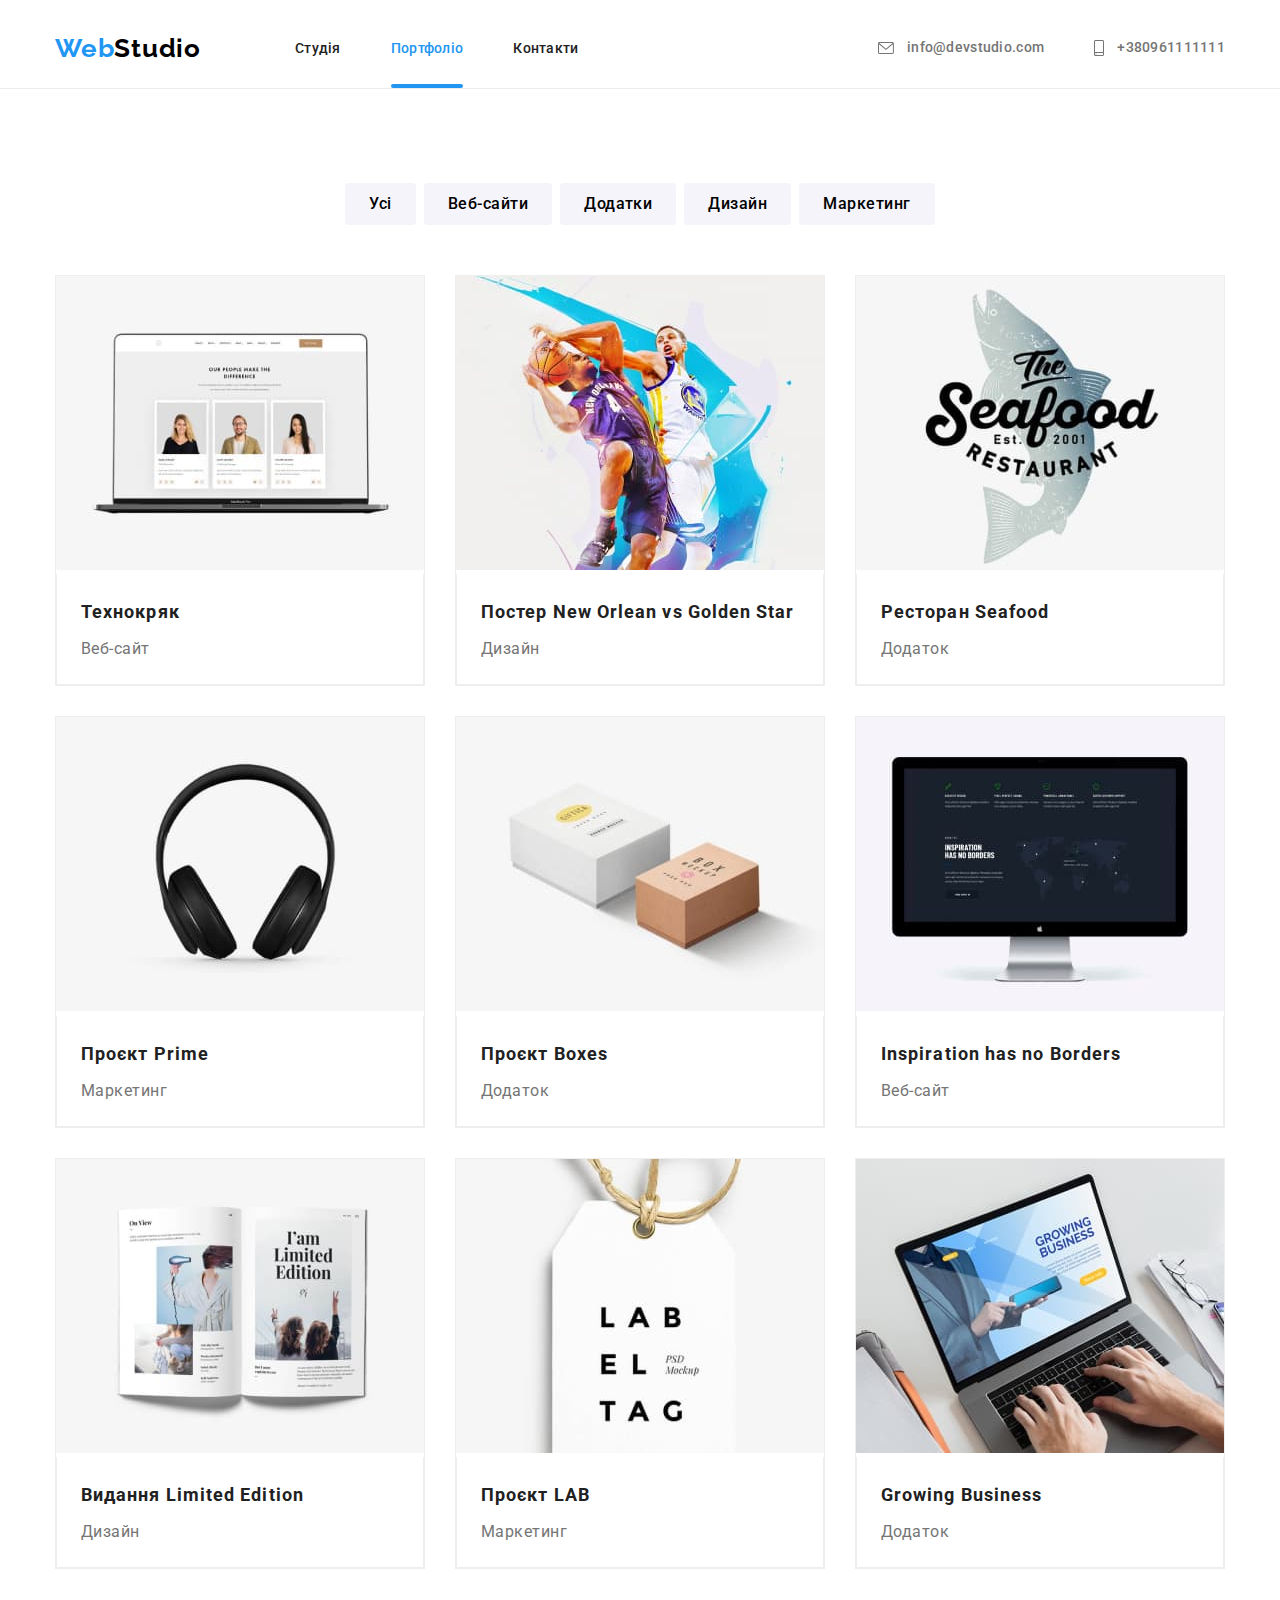
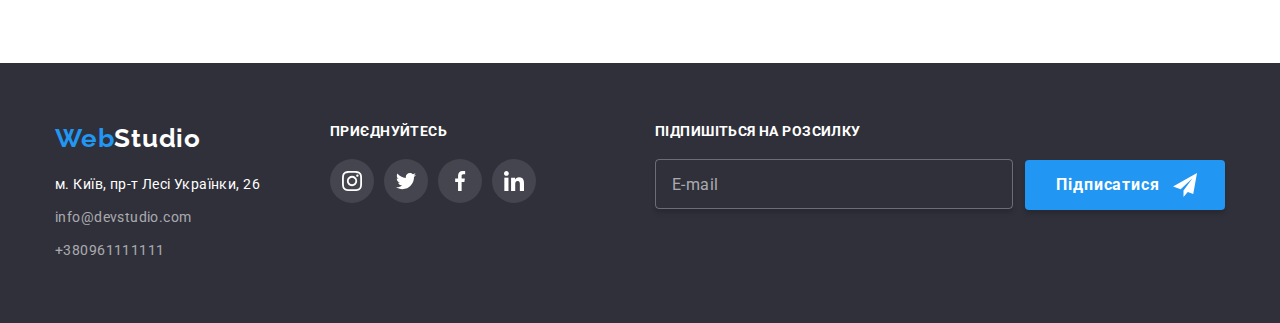
<file: portfolio.html>
<!DOCTYPE html>
<html lang="uk">
  <head>
    <meta charset="UTF-8" />
    <meta name="viewport" content="width=device-width, initial-scale=1.0" />
    <title>Portfolio</title>
    <link rel="preconnect" href="https://fonts.googleapis.com" />
    <link rel="preconnect" href="https://fonts.gstatic.com" crossorigin />
    <link
      href="https://fonts.googleapis.com/css2?family=Raleway:wght@700&family=Roboto:wght@400;500;700;900&display=swap"
      rel="stylesheet"
    />
    <link
      rel="stylesheet"
      href="https://cdnjs.cloudflare.com/ajax/libs/modern-normalize/2.0.0/modern-normalize.min.css"
    />

    <link rel="stylesheet" href="./css/main.min.css" />
  </head>
  <body>
    <header class="header">
      <div class="container header__main-contacts">
        <nav class="header__main-nav">
          <a href="./index.html" class="header__logo"
            >Web<span class="logo-studio">Studio</span></a
          >

          <ul class="header__site-nav">
            <li class="site-nav-item">
              <a href="./index.html" class="site-nav-link link-studio"
                >Студія</a
              >
            </li>

            <li class="site-nav-item">
              <a
                href="./portfolio.html"
                class="site-nav-link current link-portfolio"
                >Портфоліо</a
              >
            </li>
            <li class="site-nav-item">
              <a href="" class="site-nav-link">Контакти</a>
            </li>
          </ul>
        </nav>
        <!-- Contacts -->

        <ul class="header__contacts">
          <li class="contacts-item">
            <a href="mailto:info@devstudio.com" class="contacts-mail">
              <svg class="contacts-icon-envelope" width="16" height="12">
                <use href="./images/sprite.svg#icon-envelope"></use>
              </svg>
              info@devstudio.com
            </a>
          </li>
          <li class="contacts-item">
            <a href="tel:+380961111111" class="contacts-telephone-number">
              <svg class="contacts-icon-smartphone" width="10" height="16">
                <use href="./images/sprite.svg#icon-smartphone"></use>
              </svg>
              +380961111111
            </a>
          </li>
        </ul>
      </div>
    </header>

    <!-- main -->
    <main>
      <!-- Filter -->
      <section class="main-section">
        <div class="container">
          <ul class="filter">
            <li class="li-item">
              <button type="button" name="button2" class="button-item everyone">
                Усі
              </button>
            </li>
            <li class="li-item">
              <button type="button" name="button3" class="button-item web">
                Веб-сайти
              </button>
            </li>
            <li class="li-item">
              <button type="button" name="button4" class="button-item add">
                Додатки
              </button>
            </li>
            <li class="li-item">
              <button type="button" name="button5" class="button-item design">
                Дизайн
              </button>
            </li>
            <li class="li-item">
              <button
                type="button"
                name="button6"
                class="button-item marketing"
              >
                Маркетинг
              </button>
            </li>
          </ul>

          <!-- Portfolio -->

          <ul class="portfolio">
            <li class="li-portfolio">
              <a href="" class="img-item-portfolio">
                <div class="div-absolute">
                  <img
                    src="./images/photo9.jpg"
                    alt="photo технокряк"
                    width="370"
                  />

                  <div class="div-p">
                    <p class="p-item">
                      Ресурс пропонує комплексні пропозиції з різним рівнем
                      функціоналу та сервісів. Все це дозволить відвідувачу
                      отримати вичерпні відомості про компанію чи приватну
                      особу.
                    </p>
                  </div>
                </div>
                <div class="title-text">
                  <h2 class="title">Технокряк</h2>
                  <p class="text">Веб-сайт</p>
                </div>
              </a>
            </li>
            <li class="li-portfolio">
              <a href="" class="img-item-portfolio">
                <div class="div-absolute">
                  <img
                    src="./images/photo10.jpg"
                    alt="photo постер"
                    width="370"
                  />
                  <div class="div-p">
                    <p class="p-item">
                      Ресурс пропонує комплексні пропозиції з різним рівнем
                      функціоналу та сервісів. Все це дозволить відвідувачу
                      отримати вичерпні відомості про компанію чи приватну
                      особу.
                    </p>
                  </div>
                </div>
                <div class="title-text">
                  <h2 class="title">Постер New Orlean vs Golden Star</h2>
                  <p class="text">Дизайн</p>
                </div>
              </a>
            </li>
            <li class="li-portfolio">
              <a href="" class="img-item-portfolio">
                <div class="div-absolute">
                  <img
                    src="./images/photo11.jpg"
                    alt="photo ресторан"
                    width="370"
                  />
                  <div class="div-p">
                    <p class="p-item">
                      Ресурс пропонує комплексні пропозиції з різним рівнем
                      функціоналу та сервісів. Все це дозволить відвідувачу
                      отримати вичерпні відомості про компанію чи приватну
                      особу.
                    </p>
                  </div>
                </div>
                <div class="title-text">
                  <h2 class="title">Ресторан Seafood</h2>
                  <p class="text">Додаток</p>
                </div>
              </a>
            </li>
            <li class="li-portfolio">
              <a href="" class="img-item-portfolio">
                <div class="div-absolute">
                  <img
                    src="./images/photo12.jpg"
                    alt="photo проєкт Prime"
                    width="370"
                  />
                  <div class="div-p">
                    <p class="p-item">
                      Ресурс пропонує комплексні пропозиції з різним рівнем
                      функціоналу та сервісів. Все це дозволить відвідувачу
                      отримати вичерпні відомості про компанію чи приватну
                      особу.
                    </p>
                  </div>
                </div>
                <div class="title-text">
                  <h2 class="title">Проєкт Prime</h2>
                  <p class="text">Маркетинг</p>
                </div>
              </a>
            </li>
            <li class="li-portfolio">
              <a href="" class="img-item-portfolio">
                <div class="div-absolute">
                  <img
                    src="./images/photo13.jpg"
                    alt="photo Проєкт Boxes"
                    width="370"
                  />
                  <div class="div-p">
                    <p class="p-item">
                      Ресурс пропонує комплексні пропозиції з різним рівнем
                      функціоналу та сервісів. Все це дозволить відвідувачу
                      отримати вичерпні відомості про компанію чи приватну
                      особу.
                    </p>
                  </div>
                </div>
                <div class="title-text">
                  <h2 class="title">Проєкт Boxes</h2>
                  <p class="text">Додаток</p>
                </div>
              </a>
            </li>
            <li class="li-portfolio">
              <a href="" class="img-item-portfolio">
                <div class="div-absolute">
                  <img
                    src="./images/photo14.jpg"
                    alt="photo Inspiration has no Borders"
                    width="370"
                  />
                  <div class="div-p">
                    <p class="p-item">
                      Ресурс пропонує комплексні пропозиції з різним рівнем
                      функціоналу та сервісів. Все це дозволить відвідувачу
                      отримати вичерпні відомості про компанію чи приватну
                      особу.
                    </p>
                  </div>
                </div>
                <div class="title-text">
                  <h2 class="title">Inspiration has no Borders</h2>
                  <p class="text">Веб-сайт</p>
                </div>
              </a>
            </li>
            <li class="li-portfolio">
              <a href="" class="img-item-portfolio">
                <div class="div-absolute">
                  <img
                    src="./images/photo15.jpg"
                    alt="photo Видання Limited Edition"
                    width="370"
                  />
                  <div class="div-p">
                    <p class="p-item">
                      Ресурс пропонує комплексні пропозиції з різним рівнем
                      функціоналу та сервісів. Все це дозволить відвідувачу
                      отримати вичерпні відомості про компанію чи приватну
                      особу.
                    </p>
                  </div>
                </div>
                <div class="title-text">
                  <h2 class="title">Видання Limited Edition</h2>
                  <p class="text">Дизайн</p>
                </div>
              </a>
            </li>
            <li class="li-portfolio">
              <a href="" class="img-item-portfolio">
                <div class="div-absolute">
                  <img
                    src="./images/photo16.jpg"
                    alt="photo Проєкт LAB"
                    width="370"
                  />
                  <div class="div-p">
                    <p class="p-item">
                      Ресурс пропонує комплексні пропозиції з різним рівнем
                      функціоналу та сервісів. Все це дозволить відвідувачу
                      отримати вичерпні відомості про компанію чи приватну
                      особу.
                    </p>
                  </div>
                </div>
                <div class="title-text">
                  <h2 class="title">Проєкт LAB</h2>
                  <p class="text">Маркетинг</p>
                </div>
              </a>
            </li>
            <li class="li-portfolio">
              <a href="" class="img-item-portfolio">
                <div class="div-absolute">
                  <img
                    src="./images/photo17.jpg"
                    alt="photo Growing Business"
                    width="370"
                  />
                  <div class="div-p">
                    <p class="p-item">
                      Ресурс пропонує комплексні пропозиції з різним рівнем
                      функціоналу та сервісів. Все це дозволить відвідувачу
                      отримати вичерпні відомості про компанію чи приватну
                      особу.
                    </p>
                  </div>
                </div>
                <div class="title-text">
                  <h2 class="title">Growing Business</h2>
                  <p class="text">Додаток</p>
                </div>
              </a>
            </li>
          </ul>
        </div>
      </section>
    </main>

    <!-- footer -->
    <footer class="footer">
      <div class="container foter-container">
        <div>
          <a href="./index.html" class="logo-header-index"
            ><span class="web">Web</span><span class="studio">Studio</span></a
          >
          <address class="foter__address">
            <p class="address-text">м. Київ, пр-т Лесі Українки, 26</p>
            <a href="mailto:info@devstudio.com" class="address-mail"
              >info@devstudio.com</a
            >
            <a href="tel:+380961111111" class="address-tel">+380961111111</a>
          </address>
        </div>
        <div class="div__social-networks">
          <h3 class="social__networks">приєднуйтесь</h3>
          <ul class="sociale__list-foter">
            <li class="social__list-item-foter">
              <a href="" class="social__list-link-foter"
                ><svg class="svg__foter" width="20" height="20">
                  <use href="./images/sprite.svg#icon-instagram"></use></svg
              ></a>
            </li>
            <li class="social__list-item-foter">
              <a href="" class="social__list-link-foter"
                ><svg class="svg__foter" width="20" height="20">
                  <use href="./images/sprite.svg#icon-twitter"></use></svg
              ></a>
            </li>
            <li class="social__list-item-foter">
              <a href="" class="social__list-link-foter"
                ><svg class="svg__foter" width="20" height="20">
                  <use href="./images/sprite.svg#icon-facebook"></use></svg
              ></a>
            </li>
            <li class="social__list-item-foter">
              <a href="" class="social__list-link-foter"
                ><svg class="svg__foter" width="20" height="20">
                  <use href="./images/sprite.svg#icon-linkedin"></use></svg
              ></a>
            </li>
          </ul>
        </div>

        <form class="form__foter">
          <h3 class="form__foter-text">Підпишіться на розсилку</h3>

          <div class="form__group-foter">
            <input type="email" id="mail" name="mail" placeholder="E-mail" />
            <button type="submit" class="btn__foter">
              Підписатися
              <svg class="svg__btn" width="24" height="24">
                <use href="./images/sprite.svg#icon-icon-send"></use>
              </svg>
            </button>
          </div>
        </form>
      </div>
    </footer>
  </body>
</html>
</file>
<file: css/main.min.css>
:root{--color-blue: #2196f3;--color-dark: #000;--coor-white: #fff;--color-white-e: #eee;--color-gray: rgba(255, 255, 255, 0.6);--color-white-dark: #212121;--color-gray-dark: #757575;--color-dark-blue: #2f303a;--bagroung-color-white: #f5f4fa;--border-bottom-color: #ececec;--color-svg-gray: #afb1b8}body{font-family:"Roboto",Roboto sans-serif}ul{list-style:none}a{text-decoration:none}.container{width:1200px;padding-left:15px;padding-right:15px;margin-left:auto;margin-right:auto}@media screen and (min-width: 320px){.container{width:320px}}@media screen and (min-width: 480px){.container{width:480px}}@media screen and (min-width: 768px){.container{width:768px}}@media screen and (min-width: 1200px){.container{width:1200px}}.header{position:relative;background:var(--coor-white);border-bottom:1px solid var(--border-bottom-color)}.header__logo{color:var(--color-blue);font-family:"Raleway",sans-serif;font-size:26px;font-style:normal;font-weight:700;line-height:normal;letter-spacing:.78px;display:-webkit-box;display:-ms-flexbox;display:flex;margin-right:94px}@media screen and (max-width: 1199px){.header__logo{font-size:24px;letter-spacing:.72px;margin-right:84px}}.logo-studio{color:var(--color-dark);font-family:"Raleway",sans-serif;font-size:26px;font-style:normal;font-weight:700;line-height:normal;letter-spacing:.78px;display:-webkit-box;display:-ms-flexbox;display:flex}@media screen and (max-width: 1199px){.logo-studio{font-size:24px;letter-spacing:.72px}}.menu-container{position:fixed;top:0;left:0;width:100vw;z-index:999;display:none;height:100%;background-color:var(--coor-white);-webkit-box-shadow:0px 1px 3px 0px rgba(0,0,0,.16),0px 2px 4px 0px rgba(0,0,0,.08),0px 4px 8px 0px rgba(0,0,0,.04);box-shadow:0px 1px 3px 0px rgba(0,0,0,.16),0px 2px 4px 0px rgba(0,0,0,.08),0px 4px 8px 0px rgba(0,0,0,.04);overflow-y:scroll;overflow-y:scroll}.menu-container.is-open{display:block}.menu-button{margin:0;padding:0;display:block;border:none;background:none}.menu-button:hover svg,.menu-button:focus svg{-webkit-transition:fill 250ms cubic-bezier(0.4, 0, 0.2, 1);transition:fill 250ms cubic-bezier(0.4, 0, 0.2, 1);fill:var(--color-blue)}.menu-button-close{position:absolute;right:15px;top:10px;margin:0;padding:0;display:block;border:none;background:none;z-index:50}.menu-button-close:hover svg,.menu-button-close:focus svg{-webkit-transition:fill 250ms cubic-bezier(0.4, 0, 0.2, 1);transition:fill 250ms cubic-bezier(0.4, 0, 0.2, 1);fill:var(--color-blue)}@media screen and (min-width: 767px){.menu-button,.menu-button-close{display:none}}.header__site-nav .current::after{content:"";position:absolute;bottom:0;display:block;width:100%;height:4px;border-radius:2px;background:var(--color-blue)}.header__site-nav{margin:0;padding:0;display:-webkit-box;display:-ms-flexbox;display:flex}.header__site-nav-mobile{display:block;padding:0;margin:0}@media screen and (max-width: 767px){.header__site-nav{display:none}}.header__site-nav .site-nav-item{margin-right:50px}.header__site-nav .site-nav-item:last-child{margin-right:0}.header__site-nav .site-nav-link{color:var(--color-white-dark);font-size:14px;font-style:normal;font-weight:500;line-height:normal;letter-spacing:.28px;display:block;padding-top:32px;padding-bottom:32px;-webkit-transition:color 250ms cubic-bezier(0.4, 0, 0.2, 1);transition:color 250ms cubic-bezier(0.4, 0, 0.2, 1)}.header__site-nav .site-nav-link:hover,.header__site-nav .site-nav-link:focus{color:var(--color-blue)}.header__site-nav .site-nav-link.current{position:relative;color:var(--color-white-dark);font-size:14px;font-style:normal;font-weight:500;line-height:normal;letter-spacing:.28px;display:block;padding-top:32px;padding-bottom:32px;-webkit-transition:color 250ms cubic-bezier(0.4, 0, 0.2, 1);transition:color 250ms cubic-bezier(0.4, 0, 0.2, 1)}.header__site-nav .site-nav-link.current:hover,.header__site-nav .site-nav-link.current:focus{color:var(--color-blue)}.header__site-nav-mobile .site-nav-link.current{color:var(--color-white-dark);-webkit-transition:color 250ms cubic-bezier(0.4, 0, 0.2, 1);transition:color 250ms cubic-bezier(0.4, 0, 0.2, 1)}.header__site-nav-mobile .site-nav-link.current:hover,.header__site-nav-mobile .site-nav-link.current:focus{color:var(--color-blue)}.header__site-nav-mobile .site-nav-link.current{color:var(--color-blue);-webkit-transition:color 250ms cubic-bezier(0.4, 0, 0.2, 1);transition:color 250ms cubic-bezier(0.4, 0, 0.2, 1)}.header__site-nav .site-nav-link.current{color:var(--color-blue);-webkit-transition:color 250ms cubic-bezier(0.4, 0, 0.2, 1);transition:color 250ms cubic-bezier(0.4, 0, 0.2, 1)}.header__site-nav-mobile .site-nav-link{color:var(--color-white-dark);font-size:40px;font-style:normal;font-weight:500;line-height:normal;letter-spacing:.8px;display:block;padding-top:0;padding-bottom:32px;-webkit-transition:color 250ms cubic-bezier(0.4, 0, 0.2, 1);transition:color 250ms cubic-bezier(0.4, 0, 0.2, 1)}.header__site-nav-mobile .site-nav-link:hover,.header__site-nav-mobile .site-nav-link:focus{color:var(--color-blue)}@media screen and (max-width: 479px){.header__site-nav-mobile .site-nav-link{font-size:34px}}.header__main-nav{display:-webkit-box;display:-ms-flexbox;display:flex;-webkit-box-align:center;-ms-flex-align:center;align-items:center}@media screen and (max-width: 767px){.header__main-nav{width:100%;-webkit-box-pack:justify;-ms-flex-pack:justify;justify-content:space-between}}.header__main-nav-mobile{padding:0;margin-top:48px;margin-left:40px}.header__main-contacts{display:-webkit-box;display:-ms-flexbox;display:flex;-webkit-box-align:center;-ms-flex-align:center;align-items:center;padding-top:7px}.header__contacts{margin-top:0;margin-bottom:0;margin-left:auto;padding:0;display:-webkit-box;display:-ms-flexbox;display:flex}@media screen and (max-width: 1199px){.header__contacts{display:block;margin-left:96px}}@media screen and (max-width: 767px){.header__contacts{display:none}}.header__contacts-mobile{margin:0;margin-top:302px}@media screen and (max-width: 479px){.header__contacts-mobile{margin-top:144px}}.header__contacts .contacts-item{position:relative;margin-right:50px}.header__contacts .contacts-item:last-child{margin-right:0}@media screen and (max-width: 1199px){.header__contacts .contacts-item{margin-right:0;margin-bottom:10px}.header__contacts .contacts-item:last-child{margin-bottom:0}}.contacts-icon-envelope{vertical-align:middle;fill:var(--color-gray-dark);margin:0;margin-right:10px;padding:0;-webkit-transition:fill 250ms cubic-bezier(0.4, 0, 0.2, 1);transition:fill 250ms cubic-bezier(0.4, 0, 0.2, 1)}@media screen and (max-width: 767px){.contacts-icon-envelope{display:none}}@media screen and (max-width: 1199px){.contacts-icon-envelope{margin-right:8px}}.contacts-icon-smartphone{vertical-align:middle;fill:var(--color-gray-dark);margin:0;margin-right:10px;padding:0;-webkit-transition:fill 250ms cubic-bezier(0.4, 0, 0.2, 1);transition:fill 250ms cubic-bezier(0.4, 0, 0.2, 1)}@media screen and (max-width: 767px){.contacts-icon-smartphone{display:none;margin-right:8px}}@media screen and (max-width: 1199px){.contacts-icon-smartphone{margin-right:8px}}.contacts-mail{color:var(--color-gray-dark);font-size:14px;font-style:normal;font-weight:500;line-height:normal;letter-spacing:.28px;text-decoration:none;display:block;padding-top:32px;padding-bottom:32px;-webkit-transition:color 250ms cubic-bezier(0.4, 0, 0.2, 1);transition:color 250ms cubic-bezier(0.4, 0, 0.2, 1)}.contacts-mail:hover .contacts-icon-envelope,.contacts-mail:focus .contacts-icon-envelope{fill:var(--color-blue)}.contacts-mail:hover,.contacts-mail:focus{color:var(--color-blue)}@media screen and (max-width: 1199px){.contacts-mail{margin:0;padding:0;font-size:12px;letter-spacing:.24px}}.contacts-mail-mobile{color:var(--color-gray-dark);font-size:24px;font-style:normal;font-weight:500;line-height:normal;letter-spacing:.48px;text-decoration:none;display:block;padding-top:32px;padding-bottom:0;-webkit-transition:color 250ms cubic-bezier(0.4, 0, 0.2, 1);transition:color 250ms cubic-bezier(0.4, 0, 0.2, 1)}.contacts-mail-mobile:hover .contacts-icon-envelope,.contacts-mail-mobile:focus .contacts-icon-envelope{fill:var(--color-blue)}.contacts-mail-mobile:hover,.contacts-mail-mobile:focus{color:var(--color-blue)}@media screen and (max-width: 479px){.contacts-mail-mobile{font-size:20px}}.contacts-telephone-number{color:var(--color-gray-dark);font-size:14px;font-style:normal;font-weight:500;line-height:normal;letter-spacing:.28px;display:block;padding-top:32px;padding-bottom:32px;-webkit-transition:color 250ms cubic-bezier(0.4, 0, 0.2, 1);transition:color 250ms cubic-bezier(0.4, 0, 0.2, 1)}.contacts-telephone-number:hover,.contacts-telephone-number:focus{color:var(--color-blue)}.contacts-telephone-number:hover .contacts-icon-smartphone,.contacts-telephone-number:focus .contacts-icon-smartphone{fill:var(--color-blue)}@media screen and (max-width: 1199px){.contacts-telephone-number{margin:0;padding:0;font-size:12px;letter-spacing:.24px}}.contacts-telephone-number-mobile{color:var(--color-gray-dark);font-size:28px;font-style:normal;font-weight:500;line-height:normal;letter-spacing:.68px;display:block;padding-top:0;padding-bottom:0;-webkit-transition:color 250ms cubic-bezier(0.4, 0, 0.2, 1);transition:color 250ms cubic-bezier(0.4, 0, 0.2, 1)}.contacts-telephone-number-mobile:hover,.contacts-telephone-number-mobile:focus{color:var(--color-blue)}.contacts-telephone-number-mobile:hover .contacts-icon-smartphone,.contacts-telephone-number-mobile:focus .contacts-icon-smartphone{fill:var(--color-blue)}.sociale-list-mobile{display:-webkit-box;display:-ms-flexbox;display:flex;margin:0;padding:0;margin-left:40px;margin-top:64px}@media screen and (max-width: 479px){.sociale-list-mobile{margin-top:44px}}.sociale-list-mobile .sociale-list-item-mobile{position:relative;margin:0;padding:0;margin-right:10px}.sociale-list-mobile .sociale-list-item-mobile:last-child{margin-right:0}.sociale-list-mobile .sociale-list-link-mobile{color:var(--color-blue);font-size:18px;font-style:normal;font-weight:500;line-height:1.3;letter-spacing:.36px}@media screen and (max-width: 479px){.sociale-list-mobile .sociale-list-link-mobile{font-size:14px}}.sociale-list-mobile .sociale-list-item-mobile::after{content:"";position:absolute;right:-5px;width:1px;height:22px;z-index:50;background:rgba(33,33,33,.2)}@media screen and (max-width: 767px){.sociale-list-mobile .sociale-list-item-mobile::after:last-child{content:none}}.section-item{position:relative;-ms-flex-negative:0;flex-shrink:0;margin-left:auto;margin-right:auto;text-align:center;padding-top:200px;padding-bottom:200px;max-width:1600px;background-color:var(--color-dark-blue);background-image:-webkit-gradient(linear, left top, right top, from(rgba(47, 48, 58, 0.4)), to(rgba(47, 48, 58, 0.4))),url(../images/Img-hero-1600px.jpg);background-image:linear-gradient(to right, rgba(47, 48, 58, 0.4), rgba(47, 48, 58, 0.4)),url(../images/Img-hero-1600px.jpg)}@media(-webkit-min-device-pixel-ratio: 2), (min-resolution: 192dpi){.section-item{background-image:-webkit-gradient(linear, left top, right top, from(rgba(47, 48, 58, 0.4)), to(rgba(47, 48, 58, 0.4))),url(../images/Img-hero-1600px-2x.jpg);background-image:linear-gradient(to right, rgba(47, 48, 58, 0.4), rgba(47, 48, 58, 0.4)),url(../images/Img-hero-1600px-2x.jpg);background-repeat:no-repeat;background-size:cover;background-position:center}}@media screen and (max-width: 1199px){.section-item{padding-top:118px;padding-bottom:118px}}@media screen and (max-width: 1199px){.section-item{background-image:-webkit-gradient(linear, left top, right top, from(rgba(47, 48, 58, 0.4)), to(rgba(47, 48, 58, 0.4))),url(../images/Img-hero-768px.jpg);background-image:linear-gradient(to right, rgba(47, 48, 58, 0.4), rgba(47, 48, 58, 0.4)),url(../images/Img-hero-768px.jpg)}}@media screen and (max-width: 1199px)and (-webkit-min-device-pixel-ratio: 2), screen and (max-width: 1199px)and (min-resolution: 192dpi){.section-item{background-image:-webkit-gradient(linear, left top, right top, from(rgba(47, 48, 58, 0.4)), to(rgba(47, 48, 58, 0.4))),url(../images/Img-hero-768px-2x.jpg);background-image:linear-gradient(to right, rgba(47, 48, 58, 0.4), rgba(47, 48, 58, 0.4)),url(../images/Img-hero-768px-2x.jpg)}}@media screen and (max-width: 767px){.section-item{background-image:-webkit-gradient(linear, left top, right top, from(rgba(47, 48, 58, 0.4)), to(rgba(47, 48, 58, 0.4))),url(../images/Img-hero-480px.jpg);background-image:linear-gradient(to right, rgba(47, 48, 58, 0.4), rgba(47, 48, 58, 0.4)),url(../images/Img-hero-480px.jpg)}}@media screen and (max-width: 767px)and (-webkit-min-device-pixel-ratio: 2), screen and (max-width: 767px)and (min-resolution: 192dpi){.section-item{background-image:-webkit-gradient(linear, left top, right top, from(rgba(47, 48, 58, 0.4)), to(rgba(47, 48, 58, 0.4))),url(../images/Img-hero-480px-2x.jpg);background-image:linear-gradient(to right, rgba(47, 48, 58, 0.4), rgba(47, 48, 58, 0.4)),url(../images/Img-hero-480px-2x.jpg)}}.section-item .img-hero{position:absolute;display:-webkit-box;display:-ms-flexbox;display:flex;bottom:0;margin:0;padding:0}.section-item .text{width:696px;color:var(--coor-white);text-align:center;font-size:44px;font-style:normal;font-weight:900;line-height:1.36;letter-spacing:2.64px;text-transform:uppercase;margin:0;margin-left:auto;margin-right:auto}@media screen and (max-width: 1199px){.section-item .text{width:360px;font-size:26px;line-height:1.6;letter-spacing:1.56px}}@media screen and (max-width: 479px){.section-item .text{width:280px;font-size:22px;line-height:1.6;letter-spacing:1.56px}}.section-item .button{color:var(--coor-white);background-color:var(--color-blue);color:var(--coor-white);text-align:center;font-size:16px;font-style:normal;font-weight:700;line-height:1.88;letter-spacing:.96px;width:216px;height:50px;-ms-flex-negative:0;flex-shrink:0;border-radius:4px;background:var(color-blue);-webkit-box-shadow:0px 4px 4px 0px rgba(0,0,0,.15);box-shadow:0px 4px 4px 0px rgba(0,0,0,.15);border:none}@media screen and (max-width: 1199px){.section-item .button{width:200px}}.section-item .button{margin:0;margin-top:30px}.backdrop{position:fixed;top:0;left:0;width:100%;height:100%;background-color:rgba(0,0,0,.2);z-index:1;-webkit-transition:opacity 250ms cubic-bezier(0.4, 0, 0.2, 1),visibility 250ms cubic-bezier(0.4, 0, 0.2, 1);transition:opacity 250ms cubic-bezier(0.4, 0, 0.2, 1),visibility 250ms cubic-bezier(0.4, 0, 0.2, 1)}.is-hidden{opacity:0;visibility:hidden;pointer-events:none}.modal{padding:40px;position:absolute;top:50%;left:50%;-webkit-transform:translate(-50%, -50%);transform:translate(-50%, -50%);width:528px;height:581px;background:var(--coor-white);border-radius:4px;-webkit-box-shadow:0px 2px 1px 0px rgba(0,0,0,.2),0px 1px 1px 0px rgba(0,0,0,.14),0px 1px 3px 0px rgba(0,0,0,.12);box-shadow:0px 2px 1px 0px rgba(0,0,0,.2),0px 1px 1px 0px rgba(0,0,0,.14),0px 1px 3px 0px rgba(0,0,0,.12);-webkit-transition:-webkit-transform 250ms cubic-bezier(0.4, 0, 0.2, 1);transition:-webkit-transform 250ms cubic-bezier(0.4, 0, 0.2, 1);transition:transform 250ms cubic-bezier(0.4, 0, 0.2, 1);transition:transform 250ms cubic-bezier(0.4, 0, 0.2, 1), -webkit-transform 250ms cubic-bezier(0.4, 0, 0.2, 1)}@media screen and (max-width: 1199px){.modal{width:450px;height:609px}}@media screen and (max-width: 479px){.modal{width:320px}}.is-hidden .modal{-webkit-transform:translate(-50%, -50%) scale(0.4);transform:translate(-50%, -50%) scale(0.4)}.modal-btn{position:absolute;top:14px;right:14px;display:-webkit-box;display:-ms-flexbox;display:flex;-webkit-box-pack:center;-ms-flex-pack:center;justify-content:center;-webkit-box-align:center;-ms-flex-align:center;align-items:center;padding:0;background:none;border:1px solid rgba(0,0,0,.1);border-radius:50%;cursor:pointer;-webkit-transition:fill 250ms cubic-bezier(0.4, 0, 0.2, 1);transition:fill 250ms cubic-bezier(0.4, 0, 0.2, 1)}.modal-btn:hover,.modal-btn:focus{fill:var(--color-blue)}@media screen and (max-width: 479px){.modal-btn{top:20px;right:8px}}.svg-modal-btn{margin:6px}.contacts-form{width:448px;margin-left:auto;margin-right:auto}@media screen and (max-width: 1199px){.contacts-form{width:370px}}@media screen and (max-width: 479px){.contacts-form{width:240px}}.form-group{position:relative;display:-webkit-box;display:-ms-flexbox;display:flex;-webkit-box-orient:vertical;-webkit-box-direction:normal;-ms-flex-direction:column;flex-direction:column;text-align:left;margin:0;padding:0;margin-bottom:10px}.form-group label{margin-bottom:8px}.form-group input{padding-left:42px;height:40px;border-radius:4px;border:1px solid rgba(33,33,33,.2);outline:none;-webkit-transition:border-color 250ms cubic-bezier(0.4, 0, 0.2, 1);transition:border-color 250ms cubic-bezier(0.4, 0, 0.2, 1)}.form-group input:hover,.form-group input:focus{border-radius:4px;border:1px solid #2196f3;border-color:var(--color-blue)}.form-group input:hover+.icon-modal,.form-group input:focus+.icon-modal{fill:var(--color-blue)}.form-group textarea{border-radius:4px;border:1px solid rgba(33,33,33,.2);padding:12px 16px;height:120px;outline:none;-webkit-transition:border-color 250ms cubic-bezier(0.4, 0, 0.2, 1);transition:border-color 250ms cubic-bezier(0.4, 0, 0.2, 1)}.form-group textarea:hover,.form-group textarea:focus{border-radius:4px;border:1px solid #2196f3}.form-group textarea::-webkit-input-placeholder{color:rgba(117,117,117,.5);font-size:12px;font-weight:400;letter-spacing:.12px}.form-group textarea::-moz-placeholder{color:rgba(117,117,117,.5);font-size:12px;font-weight:400;letter-spacing:.12px}.form-group textarea:-ms-input-placeholder{color:rgba(117,117,117,.5);font-size:12px;font-weight:400;letter-spacing:.12px}.form-group textarea::-ms-input-placeholder{color:rgba(117,117,117,.5);font-size:12px;font-weight:400;letter-spacing:.12px}.form-group textarea::placeholder{color:rgba(117,117,117,.5);font-size:12px;font-weight:400;letter-spacing:.12px}.text-contacts{color:var(--color-white-dark);text-align:center;font-size:20px;font-weight:700;letter-spacing:.6px;margin:0;padding:0;margin-bottom:12px}.user-name-modal{color:var(--color-gray-dark);font-size:12px;font-weight:400;letter-spacing:.12px}.icon-modal{position:absolute;top:50%;left:12px;-webkit-transform:translateY(10%);transform:translateY(10%);-webkit-transition:fill 250ms cubic-bezier(0.4, 0, 0.2, 1);transition:fill 250ms cubic-bezier(0.4, 0, 0.2, 1)}.telephone-number-modal{color:var(--color-gray-dark);font-size:12px;font-weight:400;letter-spacing:.12px}.email-modal{color:var(--color-gray-dark);font-size:12px;font-weight:400;letter-spacing:.12px}.coments-modal{color:var(--color-gray-dark);font-size:12px;font-weight:400;letter-spacing:.12px}.coments-modal-item{resize:none}.checkbox-modal{position:absolute;-webkit-appearance:none;-moz-appearance:none;appearance:none}.checkbox-modal:focus+.checkbox-icon{border-color:var(--color-blue)}.checkbox-modal:checked+.checkbox-icon{border-color:var(--color-blue);background-color:var(--color-blue);background-image:url(../images/icon-check.svg);background-size:contain;background-origin:border-box}.checkbox-icon{position:absolute;top:50%;left:7px;-webkit-transform:translateY(-50%);transform:translateY(-50%);display:inline-block;vertical-align:middle;width:16px;height:15px;border:2px solid var(--color-white-dark);border-radius:2px;-webkit-transition:border-color 250ms cubic-bezier(0.4, 0, 0.2, 1),background-color 250ms cubic-bezier(0.4, 0, 0.2, 1);transition:border-color 250ms cubic-bezier(0.4, 0, 0.2, 1),background-color 250ms cubic-bezier(0.4, 0, 0.2, 1)}.сonditions{color:var(--color-gray-dark);font-size:14px;font-weight:400;line-height:1.7;letter-spacing:.42px;text-align:center;margin:0}@media screen and (max-width: 1199px){.сonditions{font-size:12px;padding-left:20px}}@media screen and (max-width: 479px){.сonditions{padding-left:10px}}.сonditions-link{text-decoration:underline;color:var(--color-blue);margin:0}.form-group-bottom{position:relative;margin:0;padding:0;margin-bottom:30px}.btn-form{color:var(--coor-white);text-align:center;font-size:16px;font-weight:700;line-height:1.9;letter-spacing:.96px;width:200px;border:none;border-radius:4px;background:var(--color-blue);-webkit-box-shadow:0px 4px 4px 0px rgba(0,0,0,.15);box-shadow:0px 4px 4px 0px rgba(0,0,0,.15);padding:10px 52px}.section-feature{padding-top:94px;padding-bottom:94px}@media screen and (max-width: 1199px){.section-feature{padding-top:60px;padding-bottom:60px}}.feature{margin:0;padding:0;display:-webkit-box;display:-ms-flexbox;display:flex}@media screen and (max-width: 767px){.feature{-webkit-box-pack:center;-ms-flex-pack:center;justify-content:center}}@media screen and (max-width: 1199px){.feature{-ms-flex-wrap:wrap;flex-wrap:wrap}}.li-feature{margin-right:30px;width:270px}.li-feature:last-child{margin-right:0}@media screen and (max-width: 1199px){.li-feature{width:354px}.li-feature:nth-last-child(odd){margin-right:0}}@media screen and (max-width: 767px){.li-feature{width:450px;margin-right:0;margin-bottom:30px}.li-feature:last-child{margin:0}}@media screen and (max-width: 479px){.li-feature{width:300px}}.div-svg{margin-bottom:30px;display:-webkit-box;display:-ms-flexbox;display:flex;width:270px;height:120px;-webkit-box-align:center;-ms-flex-align:center;align-items:center;-webkit-box-pack:center;-ms-flex-pack:center;justify-content:center;background:var(--bagroung-color-white);border-radius:4px}@media screen and (max-width: 1199px){.div-svg{width:354px}}@media screen and (max-width: 767px){.div-svg{width:450px}}@media screen and (max-width: 479px){.div-svg{width:300px}}.feature .text{color:var(--color-white-dark);font-size:14px;font-style:normal;font-weight:700;line-height:normal;letter-spacing:.42px;text-transform:uppercase;margin:0}@media screen and (max-width: 767px){.feature .text{text-align:center}}.feature .text-item{-ms-flex-negative:0;flex-shrink:0;color:var(--color-gray-dark);font-size:14px;font-style:normal;font-weight:400;line-height:1.7;letter-spacing:.42px;margin:0;margin-top:10px;padding:0}.section{padding-bottom:94px}@media screen and (max-width: 1199px){.section{display:none}}.section .photo{display:-webkit-box;display:-ms-flexbox;display:flex}.photo .img{width:370px;height:294px;display:block}.photo{margin:0;padding:0}.photo .li-item{position:relative;margin:0;padding:0;margin-right:30px}.photo .li-item:last-child{margin-right:0}.section .text{color:var(--color-white-dark);text-align:center;font-size:36px;font-style:normal;font-weight:700;line-height:normal;letter-spacing:1.08px;margin:0;padding:0;margin-bottom:50px}.text-app{position:absolute;display:-webkit-box;display:-ms-flexbox;display:flex;bottom:0;margin:0;padding:0;color:var(--coor-white);-webkit-box-pack:center;-ms-flex-pack:center;justify-content:center;-webkit-box-align:center;-ms-flex-align:center;align-items:center;font-size:14px;font-weight:700;letter-spacing:.42px;text-transform:uppercase;background-image:-webkit-gradient(linear, left top, right top, from(rgba(47, 48, 58, 0.8)), to(rgba(47, 48, 58, 0.8)));background-image:linear-gradient(to right, rgba(47, 48, 58, 0.8), rgba(47, 48, 58, 0.8));width:370px;height:70px}.section-comands{background-color:var(--bagroung-color-white);padding-top:94px;padding-bottom:94px}@media screen and (max-width: 1199px){.section-comands{padding-top:60px;padding-bottom:60px}}.section-comands .commads{color:var(--color-white-dark);background:var(--bagroung-color-white);text-align:center;font-size:36px;font-style:normal;font-weight:700;line-height:normal;letter-spacing:1.08px;margin:0;margin-bottom:50px}@media screen and (max-width: 767px){.section-comands .commads{font-size:28px;letter-spacing:.84px}}.commands-item{margin:0;padding:0;display:-webkit-box;display:-ms-flexbox;display:flex}@media screen and (max-width: 767px){.commands-item{margin:0;padding:0}}@media screen and (max-width: 1199px){.commands-item{-ms-flex-wrap:wrap;flex-wrap:wrap;-webkit-box-pack:center;-ms-flex-pack:center;justify-content:center}}.li-comands{margin:0;padding:0;margin-right:30px;background-color:var(--coor-white);-webkit-box-shadow:0px 2px 1px 0px rgba(0,0,0,.2),0px 1px 1px 0px rgba(0,0,0,.14),0px 1px 3px 0px rgba(0,0,0,.12);box-shadow:0px 2px 1px 0px rgba(0,0,0,.2),0px 1px 1px 0px rgba(0,0,0,.14),0px 1px 3px 0px rgba(0,0,0,.12)}.li-comands:last-child{margin-right:0}@media screen and (max-width: 1199px){.li-comands{width:354px}.li-comands:nth-last-child(odd){margin-right:0}.li-comands:nth-last-child(n+3){margin-bottom:30px}}@media screen and (max-width: 767px){.li-comands{width:450px;margin:0;margin-bottom:30px}.li-comands:last-child{margin:0}}@media screen and (max-width: 479px){.li-comands{width:300px}}.commands-item .img{width:270px;height:260px;-ms-flex-negative:0;flex-shrink:0;display:block}@media screen and (max-width: 1199px){.commands-item .img{width:354px;height:374px}}@media screen and (max-width: 767px){.commands-item .img{width:450px;height:460px}}@media screen and (max-width: 479px){.commands-item .img{width:300px;height:315px}}.commands-item .name{color:var(--color-white-dark);text-align:center;font-size:16px;font-style:normal;font-weight:500;line-height:normal;letter-spacing:.48px;margin:0}.commands-item .profession{color:var(--color-gray-dark);text-align:center;font-size:16px;font-style:normal;font-weight:400;line-height:normal;letter-spacing:.48px;margin:0;margin-top:10px}.name-profession{padding-top:30px;padding-bottom:30px}.img-Igor{background:url(<path-to-image>),#d3d3d3 -86.437px -3.457px/196.208% 136.002% no-repeat}.img-Olga{background:url(<path-to-image>),#d3d3d3 -40.687px -0.224px/175.271% 121.356% no-repeat}.img-Mykola{background:url(<path-to-image>),#d3d3d3 -227.68px -8.844px/193.508% 134.131% no-repeat}.img-Myhaylo{background:url(<path-to-image>),#d3d3d3 -74.896px 0px/152.119% 105.326% no-repeat}.section-comands .commads{color:var(--color-white-dark);background:var(--bagroung-color-white);text-align:center;font-size:36px;font-style:normal;font-weight:700;line-height:normal;letter-spacing:1.08px;margin:0;margin-bottom:50px}@media screen and (max-width: 1199px){.section-comands .commads{font-size:28px;letter-spacing:.84px}}.sociale-list{display:-webkit-box;display:-ms-flexbox;display:flex;margin:0;margin-top:16px;padding:0;-webkit-box-pack:center;-ms-flex-pack:center;justify-content:center}.social-list-item{margin:0;padding:0;margin-right:10px}.social-list-item:last-child{margin-right:0}.social-list-link{display:-webkit-box;display:-ms-flexbox;display:flex;-webkit-box-align:center;-ms-flex-align:center;align-items:center;-webkit-box-pack:center;-ms-flex-pack:center;justify-content:center;width:44px;height:44px;border-color:var(--coor-white);border-radius:50%;-webkit-transition:background-color 250ms cubic-bezier(0.4, 0, 0.2, 1);transition:background-color 250ms cubic-bezier(0.4, 0, 0.2, 1)}.social-list-link:hover,.social-list-link:focus{background-color:var(--color-blue)}.social-list-link:hover .svg,.social-list-link:focus .svg{fill:var(--coor-white)}.social-list-link .svg{fill:var(--color-svg-gray);-webkit-transition:fill 250ms cubic-bezier(0.4, 0, 0.2, 1);transition:fill 250ms cubic-bezier(0.4, 0, 0.2, 1)}.section-clients{background:var(--coor-white);padding-top:94px;padding-bottom:94px}@media screen and (max-width: 1199px){.section-clients{padding-top:60px;padding-bottom:60px}}.section-clients .text{margin:0;padding:0;text-align:center;font-size:36px;font-weight:700;letter-spacing:1.08px}@media screen and (max-width: 1199px){.section-clients .text{font-size:28px;letter-spacing:.84px}}.clients-list{display:-webkit-box;display:-ms-flexbox;display:flex;margin:0;margin-top:50px;padding:0;-webkit-box-pack:center;-ms-flex-pack:center;justify-content:center}@media screen and (max-width: 767px){.clients-list{gap:30px 30px}}@media screen and (max-width: 1199px){.clients-list{-ms-flex-wrap:wrap;flex-wrap:wrap;gap:30px 30px}}.link-clients{width:170px;height:92px;-webkit-box-align:center;-ms-flex-align:center;align-items:center;-webkit-box-pack:center;-ms-flex-pack:center;justify-content:center;display:-webkit-box;display:-ms-flexbox;display:flex;border:1px solid var(--color-svg-gray);-webkit-transition:border-color 250ms cubic-bezier(0.4, 0, 0.2, 1);transition:border-color 250ms cubic-bezier(0.4, 0, 0.2, 1)}.link-clients:hover .svg-item,.link-clients:focus .svg-item{fill:var(--color-blue)}.link-clients:hover,.link-clients:focus{border-color:var(--color-blue)}@media screen and (max-width: 1199px){.link-clients{width:226px}}.svg-item{fill:var(--color-svg-gray);-webkit-transition:fill 250ms cubic-bezier(0.4, 0, 0.2, 1);transition:fill 250ms cubic-bezier(0.4, 0, 0.2, 1)}.clients-list-li{margin-right:30px;border-radius:4px;height:92px}.clients-list-li:last-child{margin-right:0}@media screen and (max-width: 767px){.clients-list-li{display:inline-block;width:210px;height:92px;margin-bottom:30px}.clients-list-li:nth-last-child(-n+3){margin-bottom:0}}@media screen and (max-width: 1199px){.clients-list-li{margin:0}}.foter-container{display:-webkit-box;display:-ms-flexbox;display:flex}@media screen and (max-width: 767px){.foter-container{display:block;text-align:center}}@media screen and (max-width: 1199px){.foter-container{display:block;padding-bottom:60px}}@media screen and (min-width: 768px){.div-foter{display:-webkit-box;display:-ms-flexbox;display:flex}}@media screen and (max-width: 767px){.div-foter-item{margin-bottom:60px}}@media screen and (max-width: 1199px){.div-foter-item{text-align:center;margin-left:auto;margin-bottom:60px}}.logo-header-index{display:inline-block}.footer .web{color:var(--color-blue);font-family:"Raleway",sans-serif;font-size:26px;font-style:normal;font-weight:700;line-height:normal;letter-spacing:.78px}@media screen and (max-width: 1199px){.footer .web{font-size:24px;letter-spacing:.72px}}.footer .studio{color:var(--coor-white);font-family:"Raleway",sans-serif;font-size:26px;font-style:normal;font-weight:700;line-height:normal;letter-spacing:.78px}@media screen and (max-width: 1199px){.footer .studio{font-size:24px;letter-spacing:.72px}}.footer{background:var(--color-dark-blue);padding-top:60px;padding-bottom:60px}.footer .foter__address{-ms-flex-negative:0;flex-shrink:0;color:var(--coor-white);font-size:14px;font-style:normal;font-weight:400;line-height:1.7;letter-spacing:.42px;margin:0;margin-top:20px}.footer .address-text{margin:0;padding:0}.footer .address-mail{display:block;color:var(--color-gray);font-size:14px;font-style:normal;font-weight:400;line-height:1.7;letter-spacing:.42px;margin:0;margin-top:9px;margin-bottom:9px;-webkit-transition:color 250ms cubic-bezier(0.4, 0, 0.2, 1);transition:color 250ms cubic-bezier(0.4, 0, 0.2, 1)}.footer .address-mail:hover,.footer .address-mail:focus{color:var(--coor-white)}.footer .address-tel{width:231px;-ms-flex-negative:0;flex-shrink:0;color:var(--color-gray);font-size:14px;font-style:normal;font-weight:400;line-height:1.7;letter-spacing:.42px;margin:0;-webkit-transition:color 250ms cubic-bezier(0.4, 0, 0.2, 1);transition:color 250ms cubic-bezier(0.4, 0, 0.2, 1)}.footer .address-tel:hover,.footer .address-tel:focus{color:var(--coor-white)}.div__social-networks{margin-left:70px}@media screen and (max-width: 1199px){.div__social-networks{margin-left:165px;text-align:center;padding-top:5px;margin-right:auto}}@media screen and (max-width: 767px){.div__social-networks{padding:0;margin:0;margin-top:60px;margin-bottom:60px;text-align:center}}@media screen and (max-width: 479px){.div__social-networks{padding:0;margin:0;margin-top:60px;margin-bottom:60px;text-align:center}}.social__networks{margin:0;margin-bottom:20px;padding:0;color:var(--coor-white);font-size:14px;font-weight:700;letter-spacing:.42px;text-transform:uppercase}.sociale__list-foter{display:-webkit-box;display:-ms-flexbox;display:flex;margin:0;padding:0}@media screen and (max-width: 767px){.sociale__list-foter{padding:0;margin:0;-webkit-box-pack:center;-ms-flex-pack:center;justify-content:center}}.social__list-item-foter{margin:0;padding:0;margin-right:10px}.social__list-item-foter:last-child{margin-right:0}.social__list-link-foter{display:-webkit-box;display:-ms-flexbox;display:flex;-webkit-box-align:center;-ms-flex-align:center;align-items:center;-webkit-box-pack:center;-ms-flex-pack:center;justify-content:center;width:44px;height:44px;border-color:var(--coor-white);background:rgba(255,255,255,.1);border-radius:50%;-webkit-transition:background-color 250ms cubic-bezier(0.4, 0, 0.2, 1);transition:background-color 250ms cubic-bezier(0.4, 0, 0.2, 1)}.social__list-link-foter:hover,.social__list-link-foter:focus{background-color:var(--color-blue)}.svg__foter{fill:var(--coor-white);-webkit-transition:fill 250ms cubic-bezier(0.4, 0, 0.2, 1);transition:fill 250ms cubic-bezier(0.4, 0, 0.2, 1)}.svg__foter:hover .svg-foter,.svg__foter:focus .svg-foter{fill:var(--coor-white)}.form__foter{margin-left:auto}.form-foter-div{margin-left:auto}.form__foter-text{color:var(--coor-white);font-size:14px;font-weight:700;letter-spacing:.42px;text-transform:uppercase;margin:0;padding:0}@media screen and (max-width: 1199px){.form__foter-text{text-align:center}}.form__group-foter{margin-top:20px;display:-webkit-box;display:-ms-flexbox;display:flex;-webkit-box-align:baseline;-ms-flex-align:baseline;align-items:baseline}@media screen and (max-width: 1199px){.form__group-foter{display:block;text-align:center}}.form__group-foter input{display:-webkit-box;display:-ms-flexbox;display:flex;padding:0;padding-left:16px;width:358px;height:50px;color:var(--coor-white);border-radius:4px;border:1px solid rgba(255,255,255,.3);background:rgba(33,150,243,0);-webkit-box-shadow:0px 4px 4px 0px rgba(0,0,0,.15);box-shadow:0px 4px 4px 0px rgba(0,0,0,.15);outline:none}@media screen and (max-width: 1199px){.form__group-foter input{width:450px;margin-bottom:20px;margin-left:auto;margin-right:auto}}@media screen and (max-width: 479px){.form__group-foter input{width:300px;margin-bottom:20px;margin-left:auto;margin-right:auto}}.form__group-foter input::-webkit-input-placeholder{display:-webkit-box;display:flex;color:rgba(255,255,255,.6);font-size:16px;font-weight:400;line-height:1.3;letter-spacing:.48px}.form__group-foter input::-moz-placeholder{display:flex;color:rgba(255,255,255,.6);font-size:16px;font-weight:400;line-height:1.3;letter-spacing:.48px}.form__group-foter input:-ms-input-placeholder{display:-ms-flexbox;display:flex;color:rgba(255,255,255,.6);font-size:16px;font-weight:400;line-height:1.3;letter-spacing:.48px}.form__group-foter input::-ms-input-placeholder{display:-ms-flexbox;display:flex;color:rgba(255,255,255,.6);font-size:16px;font-weight:400;line-height:1.3;letter-spacing:.48px}.form__group-foter input::placeholder{display:-webkit-box;display:-ms-flexbox;display:flex;color:rgba(255,255,255,.6);font-size:16px;font-weight:400;line-height:1.3;letter-spacing:.48px}.btn__foter{position:relative;width:200px;height:50px;padding:10px 62px 10px 28px;margin-left:12px;color:var(--coor-white);text-align:center;font-size:16px;font-weight:700;line-height:1.9;letter-spacing:.96px;border:none;border-radius:4px;background:#2196f3;-webkit-box-shadow:0px 4px 4px 0px rgba(0,0,0,.15);box-shadow:0px 4px 4px 0px rgba(0,0,0,.15)}.svg__btn{position:absolute;top:50%;right:28px;-webkit-transform:translateY(-50%);transform:translateY(-50%)}.main-section{background:var(--coor-white);padding-top:94px;padding-bottom:94px}.filter .button-item{color:var(--color-dark);background:var(--bagroung-color-white);text-align:center;font-size:16px;font-style:normal;font-weight:500;line-height:1.6;letter-spacing:.48px;border-radius:4px;border-color:rgba(0,0,0,0);padding:6px 22px;-webkit-transition:background 250ms cubic-bezier(0.4, 0, 0.2, 1),color 250ms cubic-bezier(0.4, 0, 0.2, 1),-webkit-box-shadow 250ms cubic-bezier(0.4, 0, 0.2, 1);transition:background 250ms cubic-bezier(0.4, 0, 0.2, 1),color 250ms cubic-bezier(0.4, 0, 0.2, 1),-webkit-box-shadow 250ms cubic-bezier(0.4, 0, 0.2, 1);transition:box-shadow 250ms cubic-bezier(0.4, 0, 0.2, 1),background 250ms cubic-bezier(0.4, 0, 0.2, 1),color 250ms cubic-bezier(0.4, 0, 0.2, 1);transition:box-shadow 250ms cubic-bezier(0.4, 0, 0.2, 1),background 250ms cubic-bezier(0.4, 0, 0.2, 1),color 250ms cubic-bezier(0.4, 0, 0.2, 1),-webkit-box-shadow 250ms cubic-bezier(0.4, 0, 0.2, 1)}.filter .button-item:hover,.filter .button-item:focus{background:var(--color-blue)}.filter .button-item:hover,.filter .button-item:focus{color:var(--coor-white)}.filter .button-item:hover,.filter .button-item:focus{-webkit-box-shadow:0px 2px 2px 0px rgba(0,0,0,.12),0px 1px 2px 0px rgba(0,0,0,.08),0px 3px 1px 0px rgba(0,0,0,.1);box-shadow:0px 2px 2px 0px rgba(0,0,0,.12),0px 1px 2px 0px rgba(0,0,0,.08),0px 3px 1px 0px rgba(0,0,0,.1)}.filter{display:-webkit-box;display:-ms-flexbox;display:flex;-webkit-box-pack:center;-ms-flex-pack:center;justify-content:center;margin:0;padding:0;margin-bottom:50px}.filter .li-item{margin-right:8px}.filter .li-item:last-child{margin-right:0}.filter .text{text-align:center;font-size:16px;font-style:normal;font-weight:500;line-height:1.6;letter-spacing:.48px}.portfolio .img-item-portfolio{display:block;background:var(--coor-white);position:relative;-webkit-transition:-webkit-box-shadow 250ms cubic-bezier(0.4, 0, 0.2, 1);transition:-webkit-box-shadow 250ms cubic-bezier(0.4, 0, 0.2, 1);transition:box-shadow 250ms cubic-bezier(0.4, 0, 0.2, 1);transition:box-shadow 250ms cubic-bezier(0.4, 0, 0.2, 1), -webkit-box-shadow 250ms cubic-bezier(0.4, 0, 0.2, 1)}.portfolio .img-item-portfolio:hover,.portfolio .img-item-portfolio:focus{-webkit-box-shadow:1px 4px 6px 0px rgba(0,0,0,.16),0px 4px 4px 0px rgba(0,0,0,.06),0px 1px 1px 0px rgba(0,0,0,.12);box-shadow:1px 4px 6px 0px rgba(0,0,0,.16),0px 4px 4px 0px rgba(0,0,0,.06),0px 1px 1px 0px rgba(0,0,0,.12)}.portfolio .img-item-portfolio:hover .div-p,.portfolio .img-item-portfolio:focus .div-p{-webkit-transform:translateY(-101%);transform:translateY(-101%)}.portfolio .img-item-portfolio:hover .p-item,.portfolio .img-item-portfolio:focus .p-item{-webkit-transform:translateY(0%);transform:translateY(0%)}.img-item-portfolio .title{color:var(--color-white-dark);font-size:18px;font-style:normal;font-weight:700;line-height:2;letter-spacing:1.08px}.img-item-portfolio .text{color:var(--color-gray-dark);font-size:16px;font-style:normal;font-weight:400;line-height:1.88;letter-spacing:.48px}.portfolio{display:-webkit-box;display:-ms-flexbox;display:flex;-ms-flex-wrap:wrap;flex-wrap:wrap;margin:0;padding:0}.portfolio .li-portfolio{width:370px;margin-right:30px;margin-bottom:30px;border:1px solid var(--color-white-e);background:var(--coor-white)}.portfolio .li-portfolio:nth-child(3n){margin-right:0}.portfolio .li-portfolio:nth-last-child(-n+3){margin-bottom:0}.portfolio .title{margin:0;padding:0}.portfolio .text{margin:0;margin-top:4px;padding:0}.title-text{margin:0;padding:20px 24px 20px 24px;border-right:1px solid var(--color-white-e);border-bottom:1px solid var(--color-white-e);border-left:1px solid var(--color-white-e)}.p-item{position:absolute;top:63px;left:24px;margin:0;width:322px;color:var(--coor-white);font-size:18px;font-weight:400;line-height:1.7;letter-spacing:.54px;-webkit-transition:-webkit-transform 250ms cubic-bezier(0.4, 0, 0.2, 1);transition:-webkit-transform 250ms cubic-bezier(0.4, 0, 0.2, 1);transition:transform 250ms cubic-bezier(0.4, 0, 0.2, 1);transition:transform 250ms cubic-bezier(0.4, 0, 0.2, 1), -webkit-transform 250ms cubic-bezier(0.4, 0, 0.2, 1);-webkit-transform:translateY(100%);transform:translateY(100%)}.div-p{position:absolute;width:370px;height:294px;background:rgba(33,150,243,.9);-webkit-transition:-webkit-transform 250ms cubic-bezier(0.4, 0, 0.2, 1);transition:-webkit-transform 250ms cubic-bezier(0.4, 0, 0.2, 1);transition:transform 250ms cubic-bezier(0.4, 0, 0.2, 1);transition:transform 250ms cubic-bezier(0.4, 0, 0.2, 1), -webkit-transform 250ms cubic-bezier(0.4, 0, 0.2, 1);-webkit-transform:translateY(0%);transform:translateY(0%);pointer-events:none}.div-absolute{overflow:hidden;position:relative}/*# sourceMappingURL=main.min.css.map */
</file>
